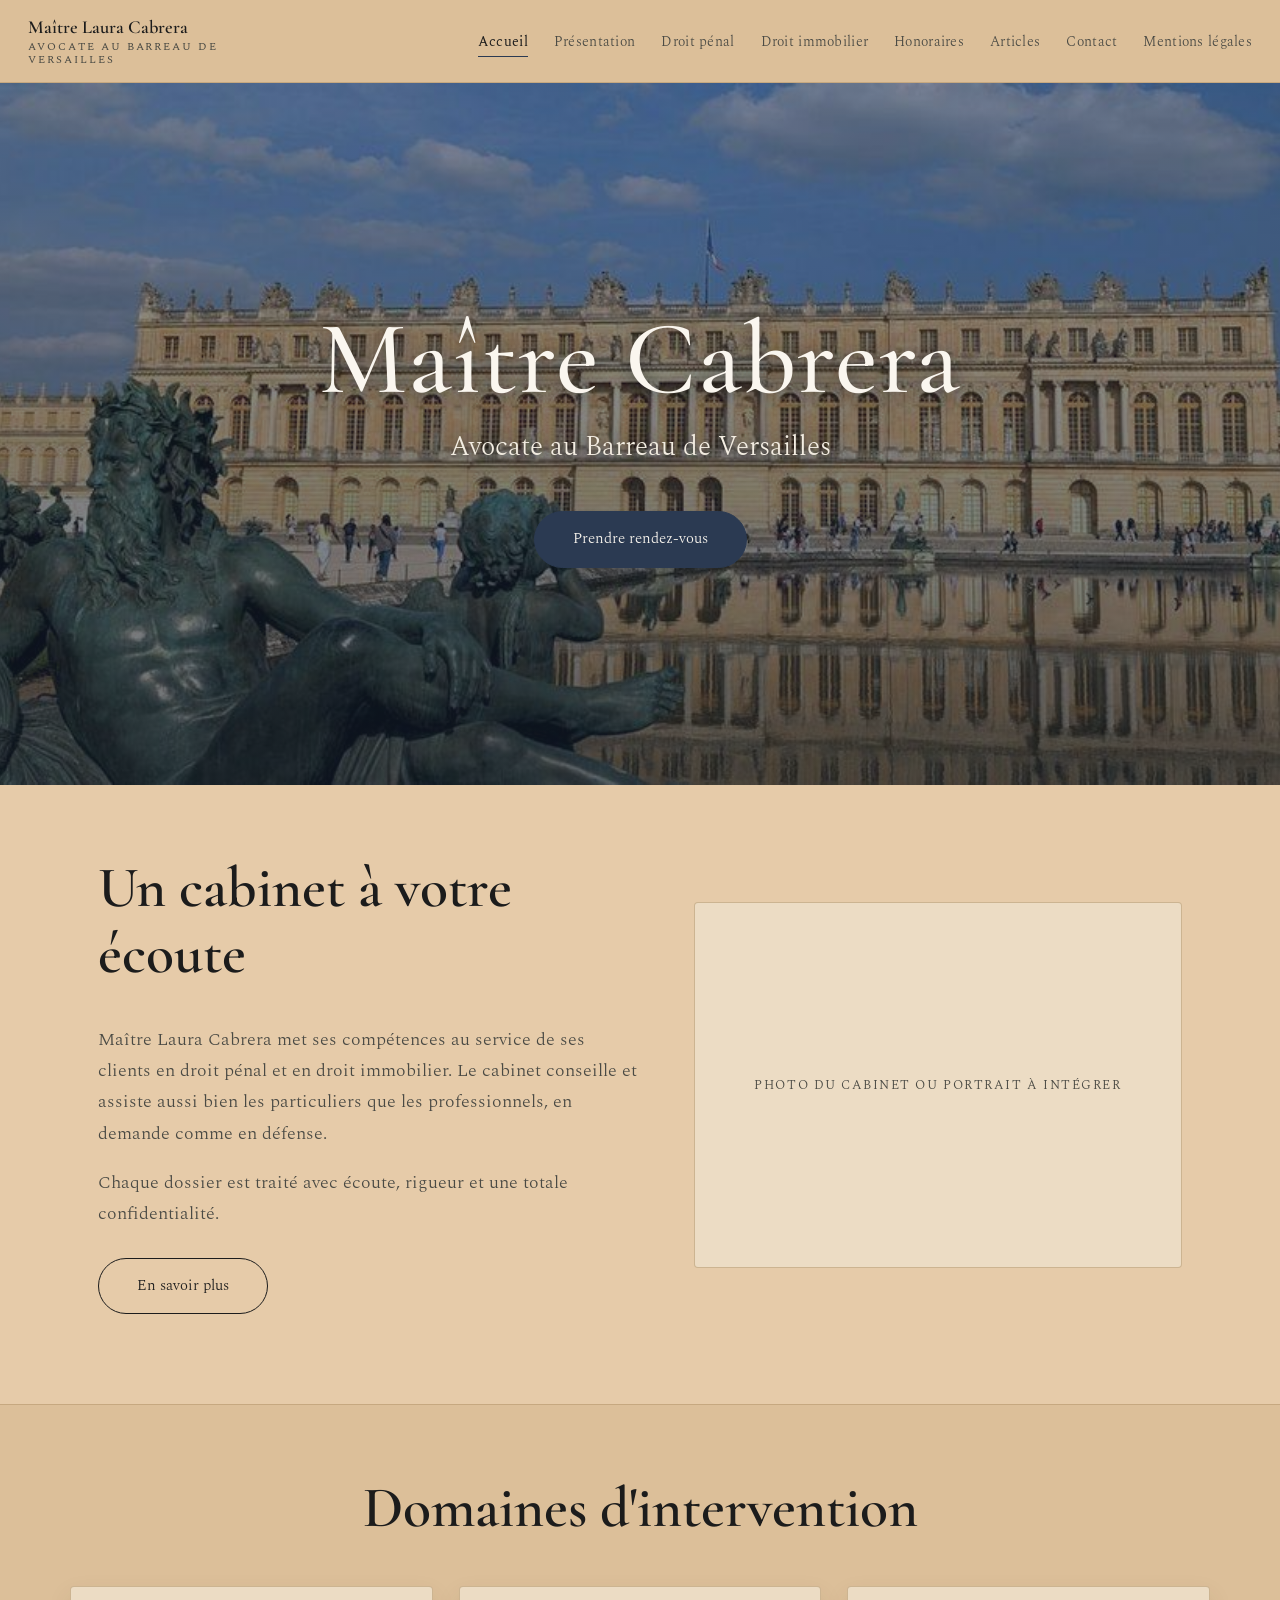
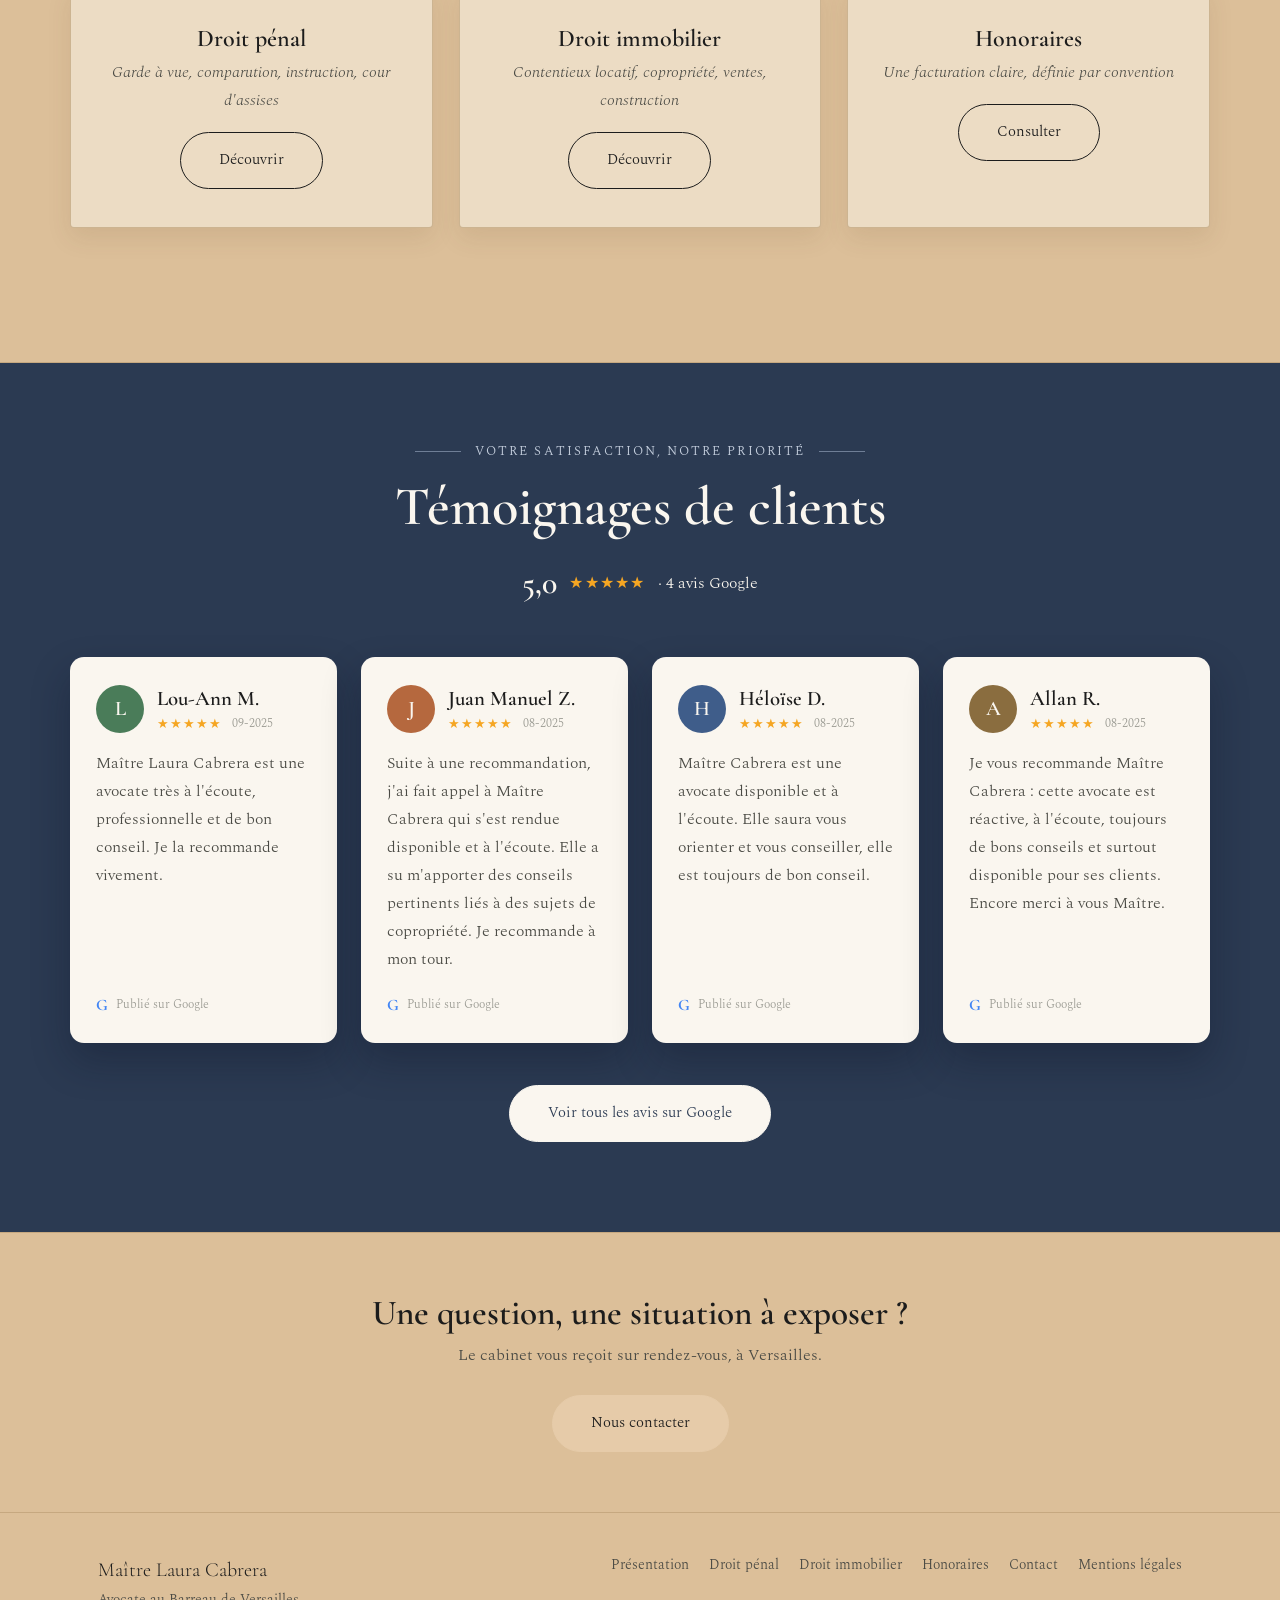
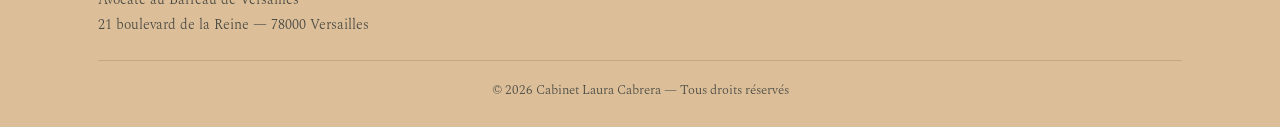
<file: index.html>
<!DOCTYPE html>
<html lang="fr">
<head>
<meta charset="UTF-8">
<meta name="viewport" content="width=device-width, initial-scale=1">
<title>Maître Laura Cabrera — Avocate au Barreau de Versailles</title>
<meta name="description" content="Maître Laura Cabrera, avocate au Barreau de Versailles, intervient en droit pénal et en droit immobilier. Cabinet situé 21 boulevard de la Reine, 78000 Versailles.">
<link rel="preconnect" href="https://fonts.googleapis.com">
<link rel="preconnect" href="https://fonts.gstatic.com" crossorigin>
<link href="https://fonts.googleapis.com/css2?family=Cormorant+Garamond:wght@400;500;600&family=Spectral:wght@300;400;500&display=swap" rel="stylesheet">
<link rel="stylesheet" href="style.css">
</head>
<body>

<header>
  <div class="nav-inner">
    <a class="logo" href="index.html">
      Maître Laura Cabrera
      <small>Avocate au Barreau de Versailles</small>
    </a>
    <nav>
      <button class="burger" aria-label="Ouvrir le menu" onclick="document.getElementById('menu').classList.toggle('open')">&#9776;</button>
      <ul id="menu">
        <li><a href="index.html" class="active">Accueil</a></li>
        <li><a href="presentation.html">Présentation</a></li>
        <li><a href="droit-penal.html">Droit pénal</a></li>
        <li><a href="droit-immobilier.html">Droit immobilier</a></li>
        <li><a href="honoraires.html">Honoraires</a></li>
        <li><a href="articles.html">Articles</a></li>
        <li><a href="contact.html">Contact</a></li>
        <li><a href="mentions-legales.html">Mentions légales</a></li>
      </ul>
    </nav>
  </div>
</header>

<section class="hero">
  <h1>Maître Cabrera</h1>
  <p class="sub">Avocate au Barreau de Versailles</p>
  <a class="btn btn-filled" href="contact.html">Prendre rendez-vous</a>
</section>

<section class="page">
  <div class="wrap">
    <div class="split text-first order-media-first">
      <div>
        <h2 class="page-title">Un cabinet à votre écoute</h2>
        <div class="lead">
          <p>Maître Laura Cabrera met ses compétences au service de ses clients en droit pénal et en droit immobilier. Le cabinet conseille et assiste aussi bien les particuliers que les professionnels, en demande comme en défense.</p>
          <p>Chaque dossier est traité avec écoute, rigueur et une totale confidentialité.</p>
        </div>
        <p style="margin-top:28px">
          <a class="btn" href="presentation.html">En savoir plus</a>
        </p>
      </div>
      <div class="media"><span>Photo du cabinet ou portrait à intégrer</span></div>
    </div>
  </div>
</section>

<section style="background:var(--sand-dark);border-top:1px solid var(--line);border-bottom:1px solid var(--line)">
  <div class="wrap page">
    <h2 class="page-title center">Domaines d'intervention</h2>
    <div class="cards">
      <div class="card">
        <h3>Droit pénal</h3>
        <em>Garde à vue, comparution, instruction, cour d'assises</em>
        <p style="margin-top:18px"><a class="btn" href="droit-penal.html">Découvrir</a></p>
      </div>
      <div class="card">
        <h3>Droit immobilier</h3>
        <em>Contentieux locatif, copropriété, ventes, construction</em>
        <p style="margin-top:18px"><a class="btn" href="droit-immobilier.html">Découvrir</a></p>
      </div>
      <div class="card">
        <h3>Honoraires</h3>
        <em>Une facturation claire, définie par convention</em>
        <p style="margin-top:18px"><a class="btn" href="honoraires.html">Consulter</a></p>
      </div>
    </div>
  </div>
</section>

<section class="reviews">
  <div class="wrap page">
    <div class="reviews-head">
      <div class="eyebrow">Votre satisfaction, notre priorité</div>
      <h2>Témoignages de clients</h2>
      <div class="rating">
        <span class="score">5,0</span>
        <span class="stars">★★★★★</span>
        <span>· 4 avis Google</span>
      </div>
    </div>
    <div class="review-cards">

      <article class="review">
        <div class="review-top">
          <span class="avatar c1">L</span>
          <span class="who">
            <span class="name">Lou-Ann M.</span>
            <span class="meta">
              <span class="stars">★★★★★</span>
              <span class="date">09-2025</span>
            </span>
          </span>
        </div>
        <p>Maître Laura Cabrera est une avocate très à l'écoute, professionnelle et de bon conseil. Je la recommande vivement.</p>
        <div class="gicon"><span class="badge">G</span> Publié sur Google</div>
      </article>

      <article class="review">
        <div class="review-top">
          <span class="avatar c2">J</span>
          <span class="who">
            <span class="name">Juan Manuel Z.</span>
            <span class="meta">
              <span class="stars">★★★★★</span>
              <span class="date">08-2025</span>
            </span>
          </span>
        </div>
        <p>Suite à une recommandation, j'ai fait appel à Maître Cabrera qui s'est rendue disponible et à l'écoute. Elle a su m'apporter des conseils pertinents liés à des sujets de copropriété. Je recommande à mon tour.</p>
        <div class="gicon"><span class="badge">G</span> Publié sur Google</div>
      </article>

      <article class="review">
        <div class="review-top">
          <span class="avatar c3">H</span>
          <span class="who">
            <span class="name">Héloïse D.</span>
            <span class="meta">
              <span class="stars">★★★★★</span>
              <span class="date">08-2025</span>
            </span>
          </span>
        </div>
        <p>Maître Cabrera est une avocate disponible et à l'écoute. Elle saura vous orienter et vous conseiller, elle est toujours de bon conseil.</p>
        <div class="gicon"><span class="badge">G</span> Publié sur Google</div>
      </article>

      <article class="review">
        <div class="review-top">
          <span class="avatar c4">A</span>
          <span class="who">
            <span class="name">Allan R.</span>
            <span class="meta">
              <span class="stars">★★★★★</span>
              <span class="date">08-2025</span>
            </span>
          </span>
        </div>
        <p>Je vous recommande Maître Cabrera : cette avocate est réactive, à l'écoute, toujours de bons conseils et surtout disponible pour ses clients. Encore merci à vous Maître.</p>
        <div class="gicon"><span class="badge">G</span> Publié sur Google</div>
      </article>

    </div>
    <div class="reviews-cta">
      <!-- Lien vers la fiche Google du cabinet — à remplacer par l'URL courte de la fiche -->
      <a class="btn" href="https://www.google.com/search?q=Ma%C3%AEtre+Laura+Cabrera+Avocate+Avis" target="_blank" rel="noopener">Voir tous les avis sur Google</a>
    </div>
  </div>
</section>

<section class="cta-band">
  <h2>Une question, une situation à exposer ?</h2>
  <p>Le cabinet vous reçoit sur rendez-vous, à Versailles.</p>
  <a class="btn btn-filled" style="background:var(--sand);color:var(--ink);border-color:var(--sand)" href="contact.html">Nous contacter</a>
</section>

<footer>
  <div class="wrap">
    <div class="footer-top">
      <div>
        <div class="fname">Maître Laura Cabrera</div>
        <div>Avocate au Barreau de Versailles</div>
        <div>21 boulevard de la Reine — 78000 Versailles</div>
      </div>
      <div class="footer-links">
        <a href="presentation.html">Présentation</a>
        <a href="droit-penal.html">Droit pénal</a>
        <a href="droit-immobilier.html">Droit immobilier</a>
        <a href="honoraires.html">Honoraires</a>
        <a href="contact.html">Contact</a>
        <a href="mentions-legales.html">Mentions légales</a>
      </div>
    </div>
    <div class="footer-bottom">© 2026 Cabinet Laura Cabrera — Tous droits réservés</div>
  </div>
</footer>

</body>
</html>
</file>
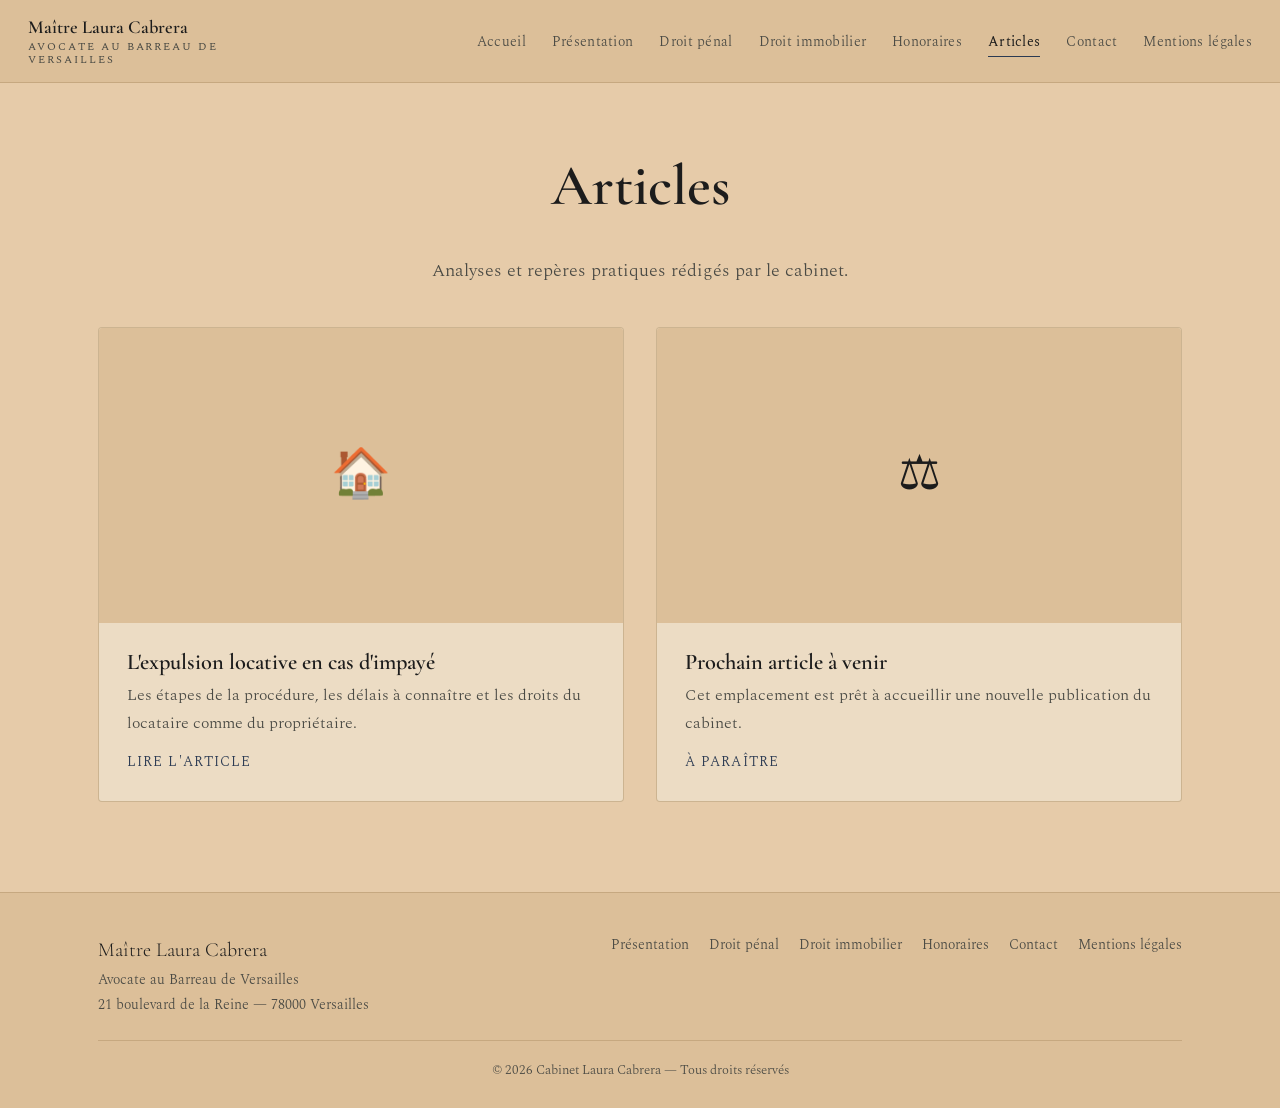
<file: articles.html>
<!DOCTYPE html>
<html lang="fr">
<head>
<meta charset="UTF-8">
<meta name="viewport" content="width=device-width, initial-scale=1">
<title>Articles — Maître Laura Cabrera, avocate à Versailles</title>
<meta name="description" content="Articles et analyses juridiques de Maître Laura Cabrera en droit pénal et droit immobilier.">
<link rel="preconnect" href="https://fonts.googleapis.com">
<link rel="preconnect" href="https://fonts.gstatic.com" crossorigin>
<link href="https://fonts.googleapis.com/css2?family=Cormorant+Garamond:wght@400;500;600&family=Spectral:wght@300;400;500&display=swap" rel="stylesheet">
<link rel="stylesheet" href="style.css">
</head>
<body>
<header>
  <div class="nav-inner">
    <a class="logo" href="index.html">
      Maître Laura Cabrera
      <small>Avocate au Barreau de Versailles</small>
    </a>
    <nav>
      <button class="burger" aria-label="Ouvrir le menu" onclick="document.getElementById('menu').classList.toggle('open')">&#9776;</button>
      <ul id="menu">
        <li><a href="index.html">Accueil</a></li>
        <li><a href="presentation.html">Présentation</a></li>
        <li><a href="droit-penal.html">Droit pénal</a></li>
        <li><a href="droit-immobilier.html">Droit immobilier</a></li>
        <li><a href="honoraires.html">Honoraires</a></li>
        <li><a href="articles.html" class="active">Articles</a></li>
        <li><a href="contact.html">Contact</a></li>
        <li><a href="mentions-legales.html">Mentions légales</a></li>
      </ul>
    </nav>
  </div>
</header>
<section class="page">
  <div class="wrap">
    <h1 class="page-title center">Articles</h1>
    <p class="lead" style="text-align:center;max-width:680px;margin:0 auto">Analyses et repères pratiques rédigés par le cabinet.</p>
    <div class="articles-grid">
      <a class="article-card" href="contact.html">
        <div class="article-thumb">&#127968;</div>
        <div class="body">
          <h3>L'expulsion locative en cas d'impayé</h3>
          <p>Les étapes de la procédure, les délais à connaître et les droits du locataire comme du propriétaire.</p>
          <div class="more">Lire l'article</div>
        </div>
      </a>
      <a class="article-card" href="contact.html">
        <div class="article-thumb">&#9878;</div>
        <div class="body">
          <h3>Prochain article à venir</h3>
          <p>Cet emplacement est prêt à accueillir une nouvelle publication du cabinet.</p>
          <div class="more">À paraître</div>
        </div>
      </a>
    </div>
  </div>
</section>
<footer>
  <div class="wrap">
    <div class="footer-top">
      <div>
        <div class="fname">Maître Laura Cabrera</div>
        <div>Avocate au Barreau de Versailles</div>
        <div>21 boulevard de la Reine — 78000 Versailles</div>
      </div>
      <div class="footer-links">
        <a href="presentation.html">Présentation</a>
        <a href="droit-penal.html">Droit pénal</a>
        <a href="droit-immobilier.html">Droit immobilier</a>
        <a href="honoraires.html">Honoraires</a>
        <a href="contact.html">Contact</a>
        <a href="mentions-legales.html">Mentions légales</a>
      </div>
    </div>
    <div class="footer-bottom">© 2026 Cabinet Laura Cabrera — Tous droits réservés</div>
  </div>
</footer>

</body>
</html>
</file>
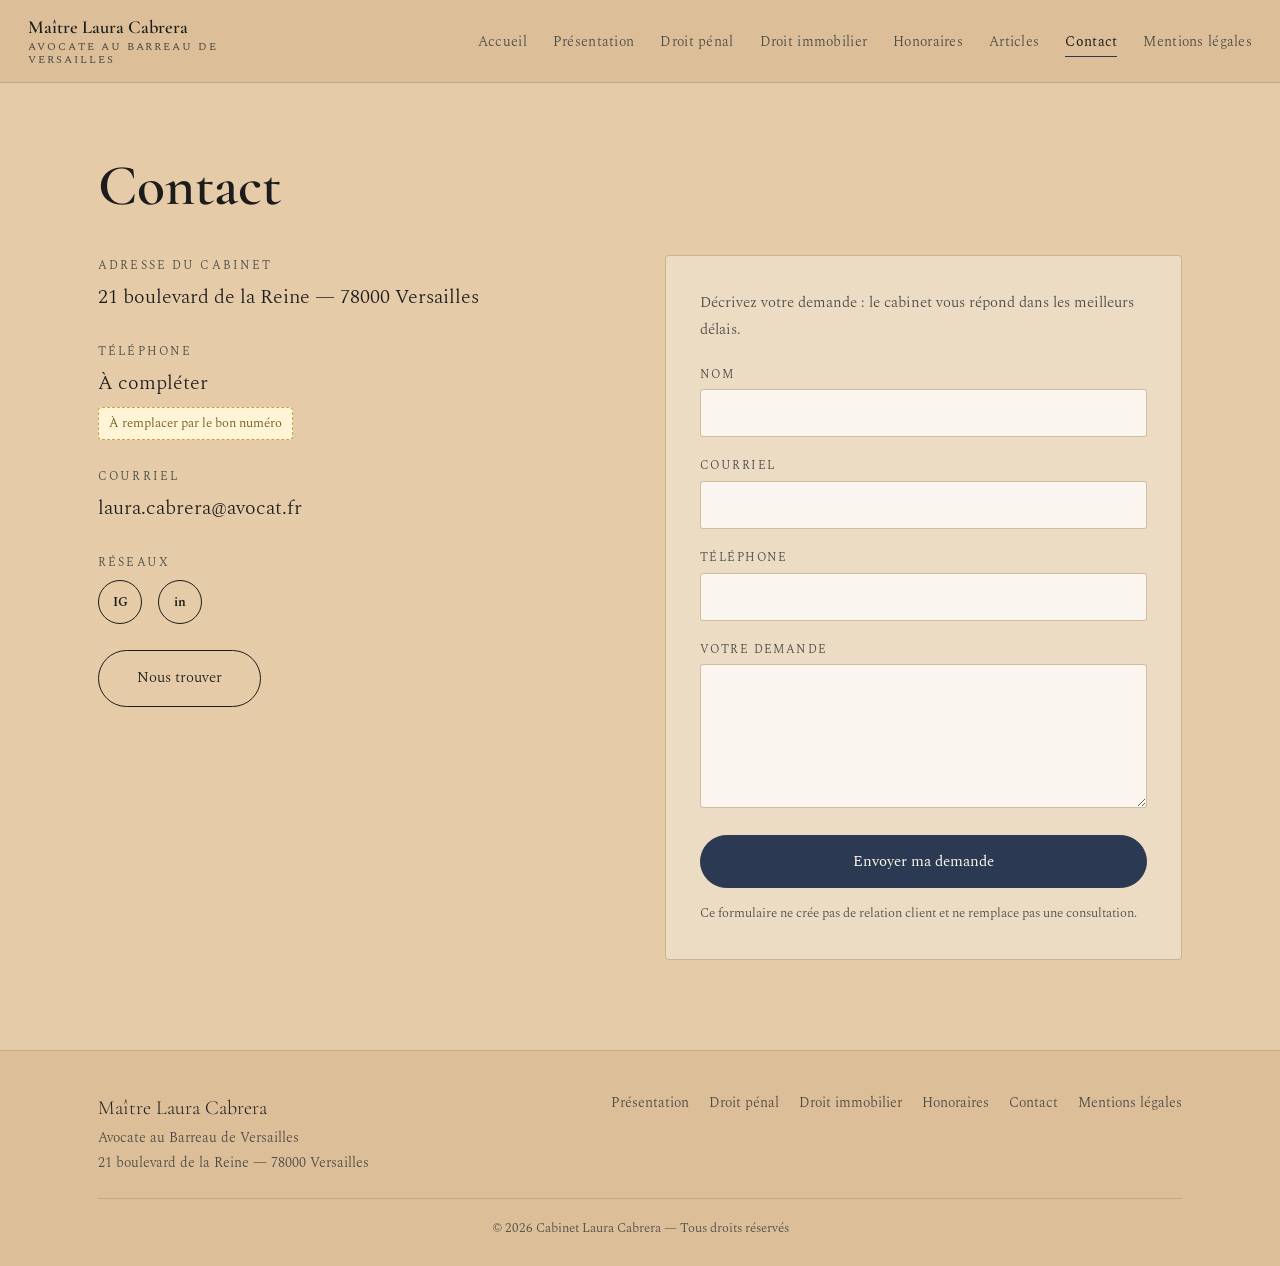
<file: contact.html>
<!DOCTYPE html>
<html lang="fr">
<head>
<meta charset="UTF-8">
<meta name="viewport" content="width=device-width, initial-scale=1">
<title>Contact — Maître Laura Cabrera, avocate à Versailles</title>
<meta name="description" content="Contactez le cabinet de Maître Laura Cabrera : 21 boulevard de la Reine, 78000 Versailles. Prise de rendez-vous par téléphone ou courriel.">
<link rel="preconnect" href="https://fonts.googleapis.com">
<link rel="preconnect" href="https://fonts.gstatic.com" crossorigin>
<link href="https://fonts.googleapis.com/css2?family=Cormorant+Garamond:wght@400;500;600&family=Spectral:wght@300;400;500&display=swap" rel="stylesheet">
<link rel="stylesheet" href="style.css">
</head>
<body>
<header>
  <div class="nav-inner">
    <a class="logo" href="index.html">
      Maître Laura Cabrera
      <small>Avocate au Barreau de Versailles</small>
    </a>
    <nav>
      <button class="burger" aria-label="Ouvrir le menu" onclick="document.getElementById('menu').classList.toggle('open')">&#9776;</button>
      <ul id="menu">
        <li><a href="index.html">Accueil</a></li>
        <li><a href="presentation.html">Présentation</a></li>
        <li><a href="droit-penal.html">Droit pénal</a></li>
        <li><a href="droit-immobilier.html">Droit immobilier</a></li>
        <li><a href="honoraires.html">Honoraires</a></li>
        <li><a href="articles.html">Articles</a></li>
        <li><a href="contact.html" class="active">Contact</a></li>
        <li><a href="mentions-legales.html">Mentions légales</a></li>
      </ul>
    </nav>
  </div>
</header>
<section class="page">
  <div class="wrap">
    <h1 class="page-title">Contact</h1>
    <div class="contact-grid">
      <div>
        <div class="contact-block">
          <div class="label">Adresse du cabinet</div>
          <div class="value">21 boulevard de la Reine — 78000 Versailles</div>
        </div>
        <div class="contact-block">
          <div class="label">Téléphone</div>
          <div class="value"><a href="tel:+33000000000">À compléter</a></div>
          <span class="placeholder-note">À remplacer par le bon numéro</span>
        </div>
        <div class="contact-block">
          <div class="label">Courriel</div>
          <div class="value"><a href="mailto:laura.cabrera@avocat.fr">laura.cabrera@avocat.fr</a></div>
        </div>
        <div class="contact-block">
          <div class="label">Réseaux</div>
          <div class="socials">
            <a href="#" aria-label="Instagram">IG</a>
            <a href="#" aria-label="LinkedIn">in</a>
          </div>
        </div>
        <p style="margin-top:24px">
          <a class="btn" href="https://maps.google.com/?q=21+boulevard+de+la+Reine+78000+Versailles" target="_blank" rel="noopener">Nous trouver</a>
        </p>
      </div>
      <div class="form">
        <p style="margin-bottom:20px;color:var(--ink-soft);font-size:.95rem">
          Décrivez votre demande : le cabinet vous répond dans les meilleurs délais.
        </p>
        <label for="nom">Nom</label>
        <input type="text" id="nom" name="nom">
        <label for="email">Courriel</label>
        <input type="email" id="email" name="email">
        <label for="tel">Téléphone</label>
        <input type="tel" id="tel" name="tel">
        <label for="msg">Votre demande</label>
        <textarea id="msg" name="msg" rows="5"></textarea>
        <button type="button" class="btn btn-filled" style="width:100%">Envoyer ma demande</button>
        <p style="margin-top:14px;font-size:.8rem;color:var(--ink-soft)">
          Ce formulaire ne crée pas de relation client et ne remplace pas une consultation.
        </p>
      </div>
    </div>
  </div>
</section>
<footer>
  <div class="wrap">
    <div class="footer-top">
      <div>
        <div class="fname">Maître Laura Cabrera</div>
        <div>Avocate au Barreau de Versailles</div>
        <div>21 boulevard de la Reine — 78000 Versailles</div>
      </div>
      <div class="footer-links">
        <a href="presentation.html">Présentation</a>
        <a href="droit-penal.html">Droit pénal</a>
        <a href="droit-immobilier.html">Droit immobilier</a>
        <a href="honoraires.html">Honoraires</a>
        <a href="contact.html">Contact</a>
        <a href="mentions-legales.html">Mentions légales</a>
      </div>
    </div>
    <div class="footer-bottom">© 2026 Cabinet Laura Cabrera — Tous droits réservés</div>
  </div>
</footer>

</body>
</html>
</file>
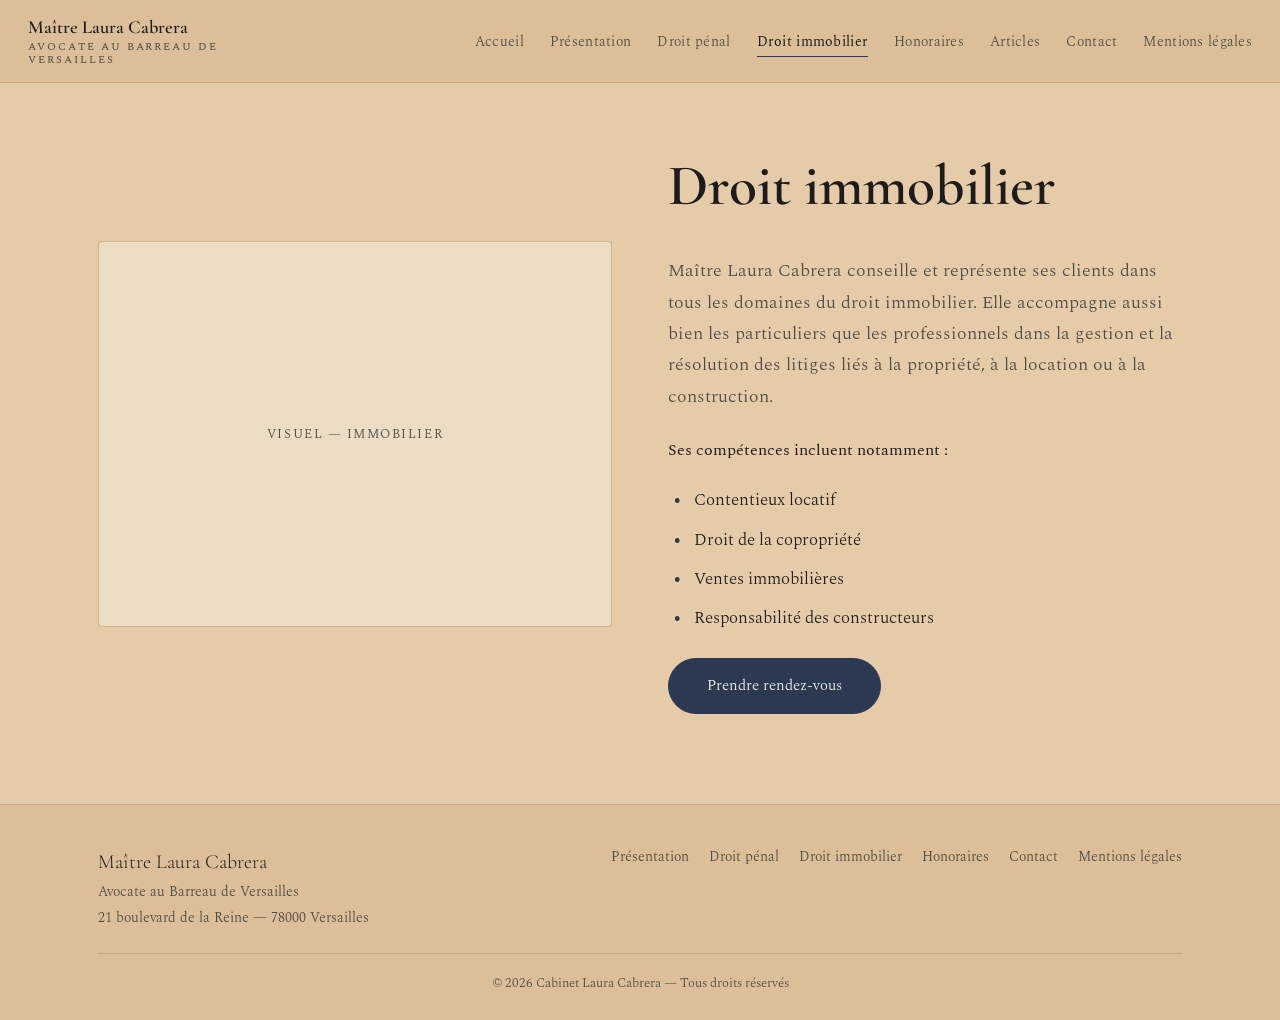
<file: droit-immobilier.html>
<!DOCTYPE html>
<html lang="fr">
<head>
<meta charset="UTF-8">
<meta name="viewport" content="width=device-width, initial-scale=1">
<title>Droit immobilier — Maître Laura Cabrera, avocate à Versailles</title>
<meta name="description" content="Conseil et représentation en droit immobilier : contentieux locatif, droit de la copropriété, ventes immobilières, responsabilité des constructeurs.">
<link rel="preconnect" href="https://fonts.googleapis.com">
<link rel="preconnect" href="https://fonts.gstatic.com" crossorigin>
<link href="https://fonts.googleapis.com/css2?family=Cormorant+Garamond:wght@400;500;600&family=Spectral:wght@300;400;500&display=swap" rel="stylesheet">
<link rel="stylesheet" href="style.css">
</head>
<body>
<header>
  <div class="nav-inner">
    <a class="logo" href="index.html">
      Maître Laura Cabrera
      <small>Avocate au Barreau de Versailles</small>
    </a>
    <nav>
      <button class="burger" aria-label="Ouvrir le menu" onclick="document.getElementById('menu').classList.toggle('open')">&#9776;</button>
      <ul id="menu">
        <li><a href="index.html">Accueil</a></li>
        <li><a href="presentation.html">Présentation</a></li>
        <li><a href="droit-penal.html">Droit pénal</a></li>
        <li><a href="droit-immobilier.html" class="active">Droit immobilier</a></li>
        <li><a href="honoraires.html">Honoraires</a></li>
        <li><a href="articles.html">Articles</a></li>
        <li><a href="contact.html">Contact</a></li>
        <li><a href="mentions-legales.html">Mentions légales</a></li>
      </ul>
    </nav>
  </div>
</header>
<section class="page">
  <div class="wrap">
    <div class="split order-media-first">
      <div class="media"><span>Visuel — Immobilier</span></div>
      <div>
        <h1 class="page-title">Droit immobilier</h1>
        <div class="lead">
          <p>Maître Laura Cabrera conseille et représente ses clients dans tous les domaines du droit immobilier. Elle accompagne aussi bien les particuliers que les professionnels dans la gestion et la résolution des litiges liés à la propriété, à la location ou à la construction.</p>
        </div>
        <p class="intro-list" style="margin-top:24px">Ses compétences incluent notamment :</p>
        <ul class="checklist">
          <li>Contentieux locatif</li>
          <li>Droit de la copropriété</li>
          <li>Ventes immobilières</li>
          <li>Responsabilité des constructeurs</li>
        </ul>
        <p style="margin-top:24px"><a class="btn btn-filled" href="contact.html">Prendre rendez-vous</a></p>
      </div>
    </div>
  </div>
</section>
<footer>
  <div class="wrap">
    <div class="footer-top">
      <div>
        <div class="fname">Maître Laura Cabrera</div>
        <div>Avocate au Barreau de Versailles</div>
        <div>21 boulevard de la Reine — 78000 Versailles</div>
      </div>
      <div class="footer-links">
        <a href="presentation.html">Présentation</a>
        <a href="droit-penal.html">Droit pénal</a>
        <a href="droit-immobilier.html">Droit immobilier</a>
        <a href="honoraires.html">Honoraires</a>
        <a href="contact.html">Contact</a>
        <a href="mentions-legales.html">Mentions légales</a>
      </div>
    </div>
    <div class="footer-bottom">© 2026 Cabinet Laura Cabrera — Tous droits réservés</div>
  </div>
</footer>

</body>
</html>
</file>
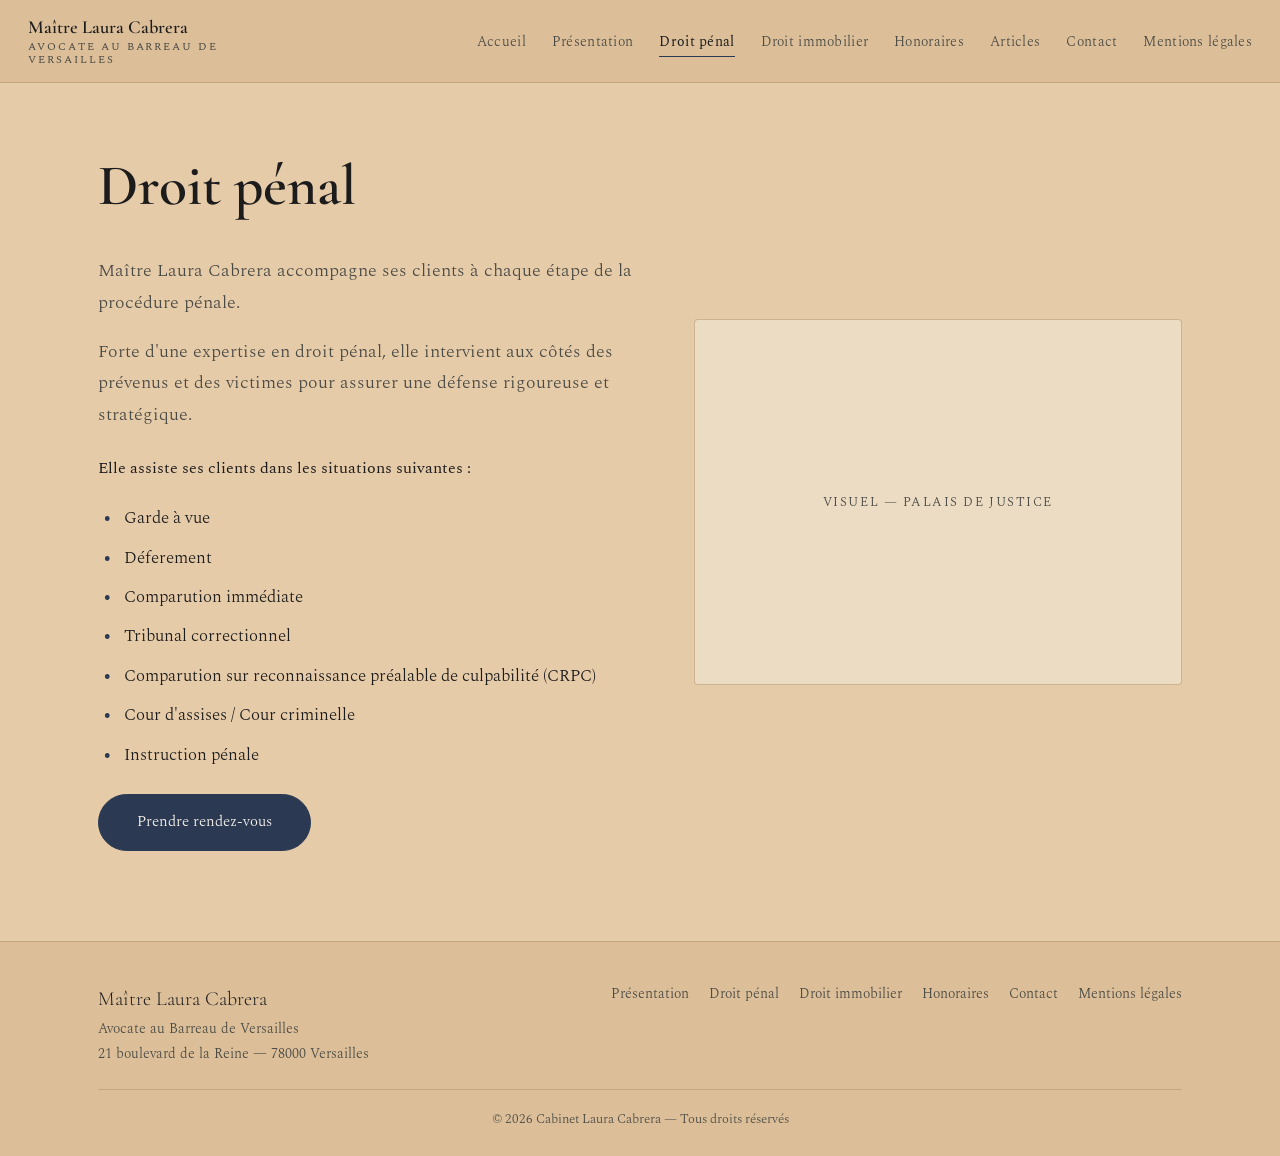
<file: droit-penal.html>
<!DOCTYPE html>
<html lang="fr">
<head>
<meta charset="UTF-8">
<meta name="viewport" content="width=device-width, initial-scale=1">
<title>Droit pénal — Maître Laura Cabrera, avocate à Versailles</title>
<meta name="description" content="Défense pénale à chaque étape de la procédure : garde à vue, déferement, comparution immédiate, tribunal correctionnel, CRPC, cour d'assises, instruction.">
<link rel="preconnect" href="https://fonts.googleapis.com">
<link rel="preconnect" href="https://fonts.gstatic.com" crossorigin>
<link href="https://fonts.googleapis.com/css2?family=Cormorant+Garamond:wght@400;500;600&family=Spectral:wght@300;400;500&display=swap" rel="stylesheet">
<link rel="stylesheet" href="style.css">
</head>
<body>
<header>
  <div class="nav-inner">
    <a class="logo" href="index.html">
      Maître Laura Cabrera
      <small>Avocate au Barreau de Versailles</small>
    </a>
    <nav>
      <button class="burger" aria-label="Ouvrir le menu" onclick="document.getElementById('menu').classList.toggle('open')">&#9776;</button>
      <ul id="menu">
        <li><a href="index.html">Accueil</a></li>
        <li><a href="presentation.html">Présentation</a></li>
        <li><a href="droit-penal.html" class="active">Droit pénal</a></li>
        <li><a href="droit-immobilier.html">Droit immobilier</a></li>
        <li><a href="honoraires.html">Honoraires</a></li>
        <li><a href="articles.html">Articles</a></li>
        <li><a href="contact.html">Contact</a></li>
        <li><a href="mentions-legales.html">Mentions légales</a></li>
      </ul>
    </nav>
  </div>
</header>
<section class="page">
  <div class="wrap">
    <div class="split text-first">
      <div>
        <h1 class="page-title">Droit pénal</h1>
        <div class="lead">
          <p>Maître Laura Cabrera accompagne ses clients à chaque étape de la procédure pénale.</p>
          <p>Forte d'une expertise en droit pénal, elle intervient aux côtés des prévenus et des victimes pour assurer une défense rigoureuse et stratégique.</p>
        </div>
        <p class="intro-list" style="margin-top:24px">Elle assiste ses clients dans les situations suivantes :</p>
        <ul class="checklist">
          <li>Garde à vue</li>
          <li>Déferement</li>
          <li>Comparution immédiate</li>
          <li>Tribunal correctionnel</li>
          <li>Comparution sur reconnaissance préalable de culpabilité (CRPC)</li>
          <li>Cour d'assises / Cour criminelle</li>
          <li>Instruction pénale</li>
        </ul>
        <p style="margin-top:24px"><a class="btn btn-filled" href="contact.html">Prendre rendez-vous</a></p>
      </div>
      <div class="media"><span>Visuel — Palais de justice</span></div>
    </div>
  </div>
</section>
<footer>
  <div class="wrap">
    <div class="footer-top">
      <div>
        <div class="fname">Maître Laura Cabrera</div>
        <div>Avocate au Barreau de Versailles</div>
        <div>21 boulevard de la Reine — 78000 Versailles</div>
      </div>
      <div class="footer-links">
        <a href="presentation.html">Présentation</a>
        <a href="droit-penal.html">Droit pénal</a>
        <a href="droit-immobilier.html">Droit immobilier</a>
        <a href="honoraires.html">Honoraires</a>
        <a href="contact.html">Contact</a>
        <a href="mentions-legales.html">Mentions légales</a>
      </div>
    </div>
    <div class="footer-bottom">© 2026 Cabinet Laura Cabrera — Tous droits réservés</div>
  </div>
</footer>

</body>
</html>
</file>
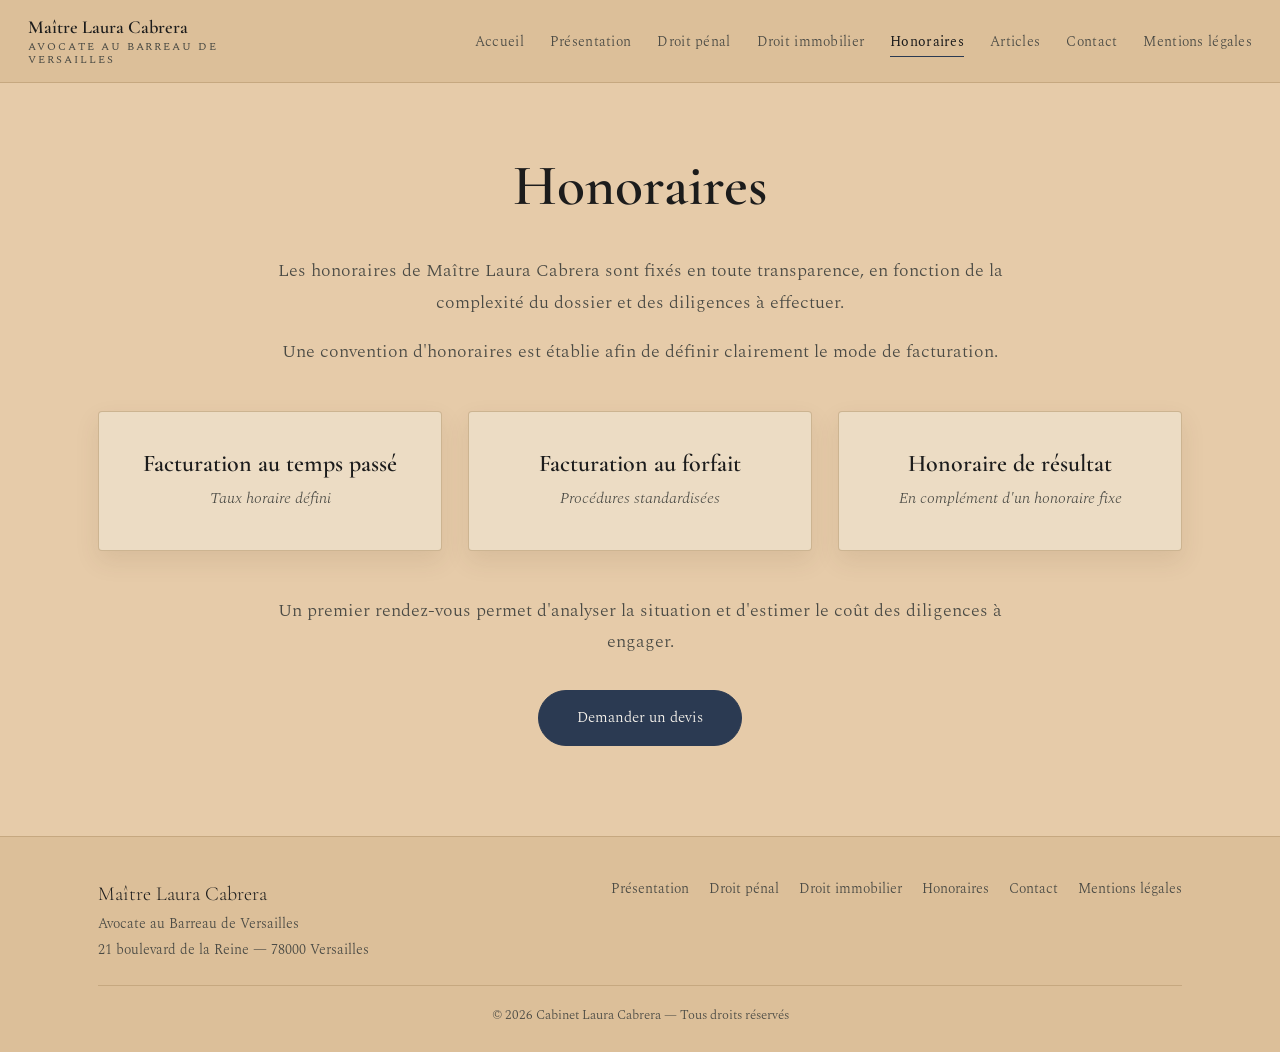
<file: honoraires.html>
<!DOCTYPE html>
<html lang="fr">
<head>
<meta charset="UTF-8">
<meta name="viewport" content="width=device-width, initial-scale=1">
<title>Honoraires — Maître Laura Cabrera, avocate à Versailles</title>
<meta name="description" content="Les honoraires du cabinet sont fixés en toute transparence par convention : facturation au temps passé, au forfait ou honoraire de résultat.">
<link rel="preconnect" href="https://fonts.googleapis.com">
<link rel="preconnect" href="https://fonts.gstatic.com" crossorigin>
<link href="https://fonts.googleapis.com/css2?family=Cormorant+Garamond:wght@400;500;600&family=Spectral:wght@300;400;500&display=swap" rel="stylesheet">
<link rel="stylesheet" href="style.css">
</head>
<body>
<header>
  <div class="nav-inner">
    <a class="logo" href="index.html">
      Maître Laura Cabrera
      <small>Avocate au Barreau de Versailles</small>
    </a>
    <nav>
      <button class="burger" aria-label="Ouvrir le menu" onclick="document.getElementById('menu').classList.toggle('open')">&#9776;</button>
      <ul id="menu">
        <li><a href="index.html">Accueil</a></li>
        <li><a href="presentation.html">Présentation</a></li>
        <li><a href="droit-penal.html">Droit pénal</a></li>
        <li><a href="droit-immobilier.html">Droit immobilier</a></li>
        <li><a href="honoraires.html" class="active">Honoraires</a></li>
        <li><a href="articles.html">Articles</a></li>
        <li><a href="contact.html">Contact</a></li>
        <li><a href="mentions-legales.html">Mentions légales</a></li>
      </ul>
    </nav>
  </div>
</header>
<section class="page">
  <div class="wrap">
    <h1 class="page-title center">Honoraires</h1>
    <div class="lead" style="text-align:center;max-width:760px;margin:0 auto">
      <p>Les honoraires de Maître Laura Cabrera sont fixés en toute transparence, en fonction de la complexité du dossier et des diligences à effectuer.</p>
      <p>Une convention d'honoraires est établie afin de définir clairement le mode de facturation.</p>
    </div>
    <div class="cards">
      <div class="card">
        <h3>Facturation au temps passé</h3>
        <em>Taux horaire défini</em>
      </div>
      <div class="card">
        <h3>Facturation au forfait</h3>
        <em>Procédures standardisées</em>
      </div>
      <div class="card">
        <h3>Honoraire de résultat</h3>
        <em>En complément d'un honoraire fixe</em>
      </div>
    </div>
    <div class="lead" style="text-align:center;max-width:760px;margin:0 auto">
      <p>Un premier rendez-vous permet d'analyser la situation et d'estimer le coût des diligences à engager.</p>
    </div>
    <p style="text-align:center;margin-top:32px"><a class="btn btn-filled" href="contact.html">Demander un devis</a></p>
  </div>
</section>
<footer>
  <div class="wrap">
    <div class="footer-top">
      <div>
        <div class="fname">Maître Laura Cabrera</div>
        <div>Avocate au Barreau de Versailles</div>
        <div>21 boulevard de la Reine — 78000 Versailles</div>
      </div>
      <div class="footer-links">
        <a href="presentation.html">Présentation</a>
        <a href="droit-penal.html">Droit pénal</a>
        <a href="droit-immobilier.html">Droit immobilier</a>
        <a href="honoraires.html">Honoraires</a>
        <a href="contact.html">Contact</a>
        <a href="mentions-legales.html">Mentions légales</a>
      </div>
    </div>
    <div class="footer-bottom">© 2026 Cabinet Laura Cabrera — Tous droits réservés</div>
  </div>
</footer>

</body>
</html>
</file>
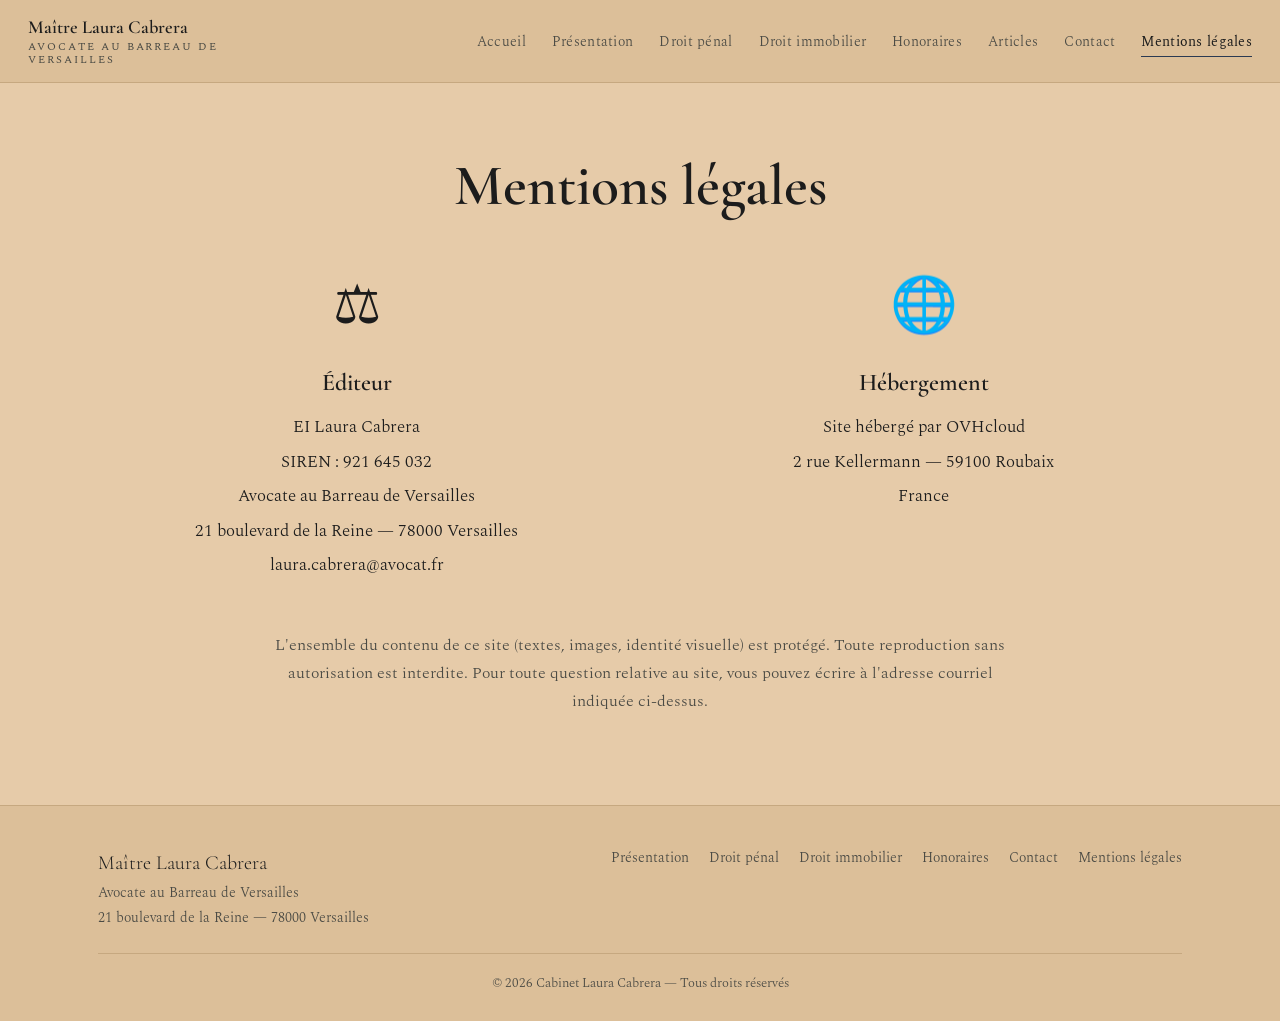
<file: mentions-legales.html>
<!DOCTYPE html>
<html lang="fr">
<head>
<meta charset="UTF-8">
<meta name="viewport" content="width=device-width, initial-scale=1">
<title>Mentions légales — Maître Laura Cabrera, avocate à Versailles</title>
<meta name="description" content="Mentions légales du site du cabinet de Maître Laura Cabrera, avocate au Barreau de Versailles.">
<link rel="preconnect" href="https://fonts.googleapis.com">
<link rel="preconnect" href="https://fonts.gstatic.com" crossorigin>
<link href="https://fonts.googleapis.com/css2?family=Cormorant+Garamond:wght@400;500;600&family=Spectral:wght@300;400;500&display=swap" rel="stylesheet">
<link rel="stylesheet" href="style.css">
</head>
<body>
<header>
  <div class="nav-inner">
    <a class="logo" href="index.html">
      Maître Laura Cabrera
      <small>Avocate au Barreau de Versailles</small>
    </a>
    <nav>
      <button class="burger" aria-label="Ouvrir le menu" onclick="document.getElementById('menu').classList.toggle('open')">&#9776;</button>
      <ul id="menu">
        <li><a href="index.html">Accueil</a></li>
        <li><a href="presentation.html">Présentation</a></li>
        <li><a href="droit-penal.html">Droit pénal</a></li>
        <li><a href="droit-immobilier.html">Droit immobilier</a></li>
        <li><a href="honoraires.html">Honoraires</a></li>
        <li><a href="articles.html">Articles</a></li>
        <li><a href="contact.html">Contact</a></li>
        <li><a href="mentions-legales.html" class="active">Mentions légales</a></li>
      </ul>
    </nav>
  </div>
</header>
<section class="page">
  <div class="wrap">
    <h1 class="page-title center">Mentions légales</h1>
    <div class="legal-grid">
      <div class="legal-col">
        <div class="crest">&#9878;</div>
        <h3>Éditeur</h3>
        <p>
          EI Laura Cabrera<br>
          SIREN : 921&nbsp;645&nbsp;032<br>
          Avocate au Barreau de Versailles<br>
          21 boulevard de la Reine — 78000 Versailles<br>
          laura.cabrera@avocat.fr
        </p>
      </div>
      <div class="legal-col">
        <div class="crest">&#127760;</div>
        <h3>Hébergement</h3>
        <p>
          Site hébergé par OVHcloud<br>
          2 rue Kellermann — 59100 Roubaix<br>
          France
        </p>
      </div>
    </div>
    <div class="lead" style="max-width:760px;margin:48px auto 0;text-align:center;font-size:1rem">
      <p>L'ensemble du contenu de ce site (textes, images, identité visuelle) est protégé. Toute reproduction sans autorisation est interdite. Pour toute question relative au site, vous pouvez écrire à l'adresse courriel indiquée ci-dessus.</p>
    </div>
  </div>
</section>
<footer>
  <div class="wrap">
    <div class="footer-top">
      <div>
        <div class="fname">Maître Laura Cabrera</div>
        <div>Avocate au Barreau de Versailles</div>
        <div>21 boulevard de la Reine — 78000 Versailles</div>
      </div>
      <div class="footer-links">
        <a href="presentation.html">Présentation</a>
        <a href="droit-penal.html">Droit pénal</a>
        <a href="droit-immobilier.html">Droit immobilier</a>
        <a href="honoraires.html">Honoraires</a>
        <a href="contact.html">Contact</a>
        <a href="mentions-legales.html">Mentions légales</a>
      </div>
    </div>
    <div class="footer-bottom">© 2026 Cabinet Laura Cabrera — Tous droits réservés</div>
  </div>
</footer>

</body>
</html>
</file>
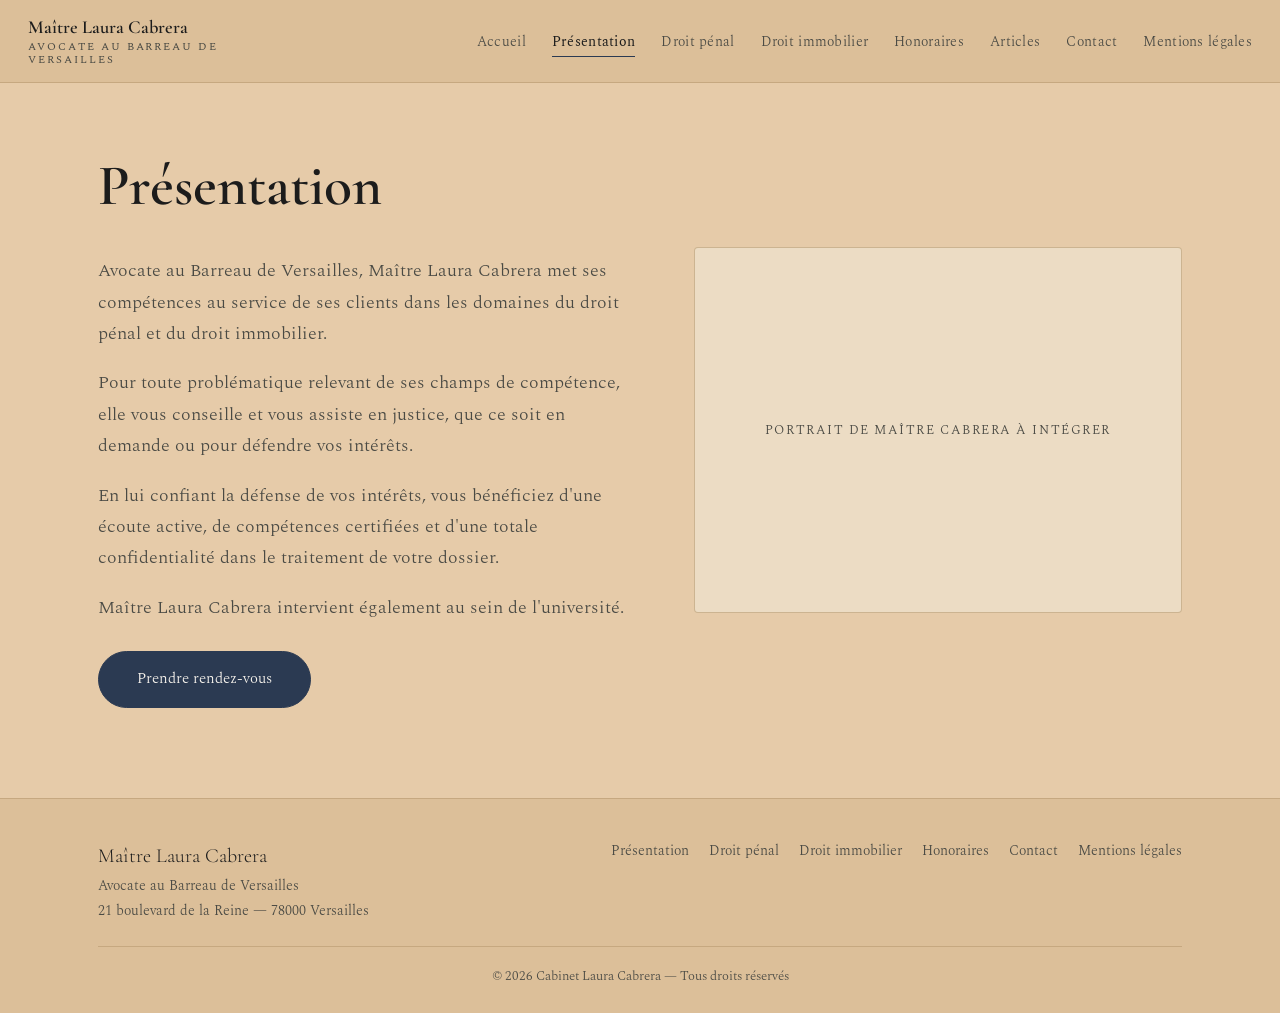
<file: presentation.html>
<!DOCTYPE html>
<html lang="fr">
<head>
<meta charset="UTF-8">
<meta name="viewport" content="width=device-width, initial-scale=1">
<title>Présentation — Maître Laura Cabrera, avocate à Versailles</title>
<meta name="description" content="Maître Laura Cabrera, avocate au Barreau de Versailles en droit pénal et droit immobilier. Écoute active, compétences certifiées et confidentialité.">
<link rel="preconnect" href="https://fonts.googleapis.com">
<link rel="preconnect" href="https://fonts.gstatic.com" crossorigin>
<link href="https://fonts.googleapis.com/css2?family=Cormorant+Garamond:wght@400;500;600&family=Spectral:wght@300;400;500&display=swap" rel="stylesheet">
<link rel="stylesheet" href="style.css">
</head>
<body>
<header>
  <div class="nav-inner">
    <a class="logo" href="index.html">
      Maître Laura Cabrera
      <small>Avocate au Barreau de Versailles</small>
    </a>
    <nav>
      <button class="burger" aria-label="Ouvrir le menu" onclick="document.getElementById('menu').classList.toggle('open')">&#9776;</button>
      <ul id="menu">
        <li><a href="index.html">Accueil</a></li>
        <li><a href="presentation.html" class="active">Présentation</a></li>
        <li><a href="droit-penal.html">Droit pénal</a></li>
        <li><a href="droit-immobilier.html">Droit immobilier</a></li>
        <li><a href="honoraires.html">Honoraires</a></li>
        <li><a href="articles.html">Articles</a></li>
        <li><a href="contact.html">Contact</a></li>
        <li><a href="mentions-legales.html">Mentions légales</a></li>
      </ul>
    </nav>
  </div>
</header>
<section class="page">
  <div class="wrap">
    <div class="split text-first">
      <div>
        <h1 class="page-title">Présentation</h1>
        <div class="lead">
          <p>Avocate au Barreau de Versailles, Maître Laura Cabrera met ses compétences au service de ses clients dans les domaines du droit pénal et du droit immobilier.</p>
          <p>Pour toute problématique relevant de ses champs de compétence, elle vous conseille et vous assiste en justice, que ce soit en demande ou pour défendre vos intérêts.</p>
          <p>En lui confiant la défense de vos intérêts, vous bénéficiez d'une écoute active, de compétences certifiées et d'une totale confidentialité dans le traitement de votre dossier.</p>
          <p>Maître Laura Cabrera intervient également au sein de l'université.</p>
        </div>
        <p style="margin-top:28px"><a class="btn btn-filled" href="contact.html">Prendre rendez-vous</a></p>
      </div>
      <div class="media"><span>Portrait de Maître Cabrera à intégrer</span></div>
    </div>
  </div>
</section>
<footer>
  <div class="wrap">
    <div class="footer-top">
      <div>
        <div class="fname">Maître Laura Cabrera</div>
        <div>Avocate au Barreau de Versailles</div>
        <div>21 boulevard de la Reine — 78000 Versailles</div>
      </div>
      <div class="footer-links">
        <a href="presentation.html">Présentation</a>
        <a href="droit-penal.html">Droit pénal</a>
        <a href="droit-immobilier.html">Droit immobilier</a>
        <a href="honoraires.html">Honoraires</a>
        <a href="contact.html">Contact</a>
        <a href="mentions-legales.html">Mentions légales</a>
      </div>
    </div>
    <div class="footer-bottom">© 2026 Cabinet Laura Cabrera — Tous droits réservés</div>
  </div>
</footer>

</body>
</html>
</file>
<file: style.css>
/* ===========================================================
   Cabinet Maître Laura Cabrera — feuille de style partagée
   Reprise de la charte du site existant : fond sable, texte
   anthracite, boutons "pilule" à contour fin.
   =========================================================== */

:root {
  --sand:        #e6cba9;   /* fond principal */
  --sand-dark:   #dcbf99;   /* bandeau / cartes */
  --sand-soft:   #ecdcc4;   /* cartes claires */
  --ink:         #1c1c1c;   /* texte principal */
  --ink-soft:    #4a4a44;   /* texte secondaire */
  --line:        #b8997099; /* filets */
  --accent:      #2b3a52;   /* bleu nuit, rappel "barreau" */
  --white:       #faf6ef;
}

* { margin: 0; padding: 0; box-sizing: border-box; }
html { scroll-behavior: smooth; }

body {
  font-family: 'Spectral', Georgia, 'Times New Roman', serif;
  background: var(--sand);
  color: var(--ink);
  line-height: 1.75;
  font-weight: 300;
  -webkit-font-smoothing: antialiased;
}

h1, h2, h3 {
  font-family: 'Cormorant Garamond', Georgia, serif;
  font-weight: 600;
  line-height: 1.15;
  color: var(--ink);
}

a { color: inherit; }
img { max-width: 100%; display: block; }

.wrap { max-width: 1140px; margin: 0 auto; padding: 0 28px; }

/* ---------- En-tête / navigation ---------- */
header {
  background: var(--sand-dark);
  border-bottom: 1px solid var(--line);
  position: sticky; top: 0; z-index: 100;
}
.nav-inner {
  display: flex; align-items: center; justify-content: space-between;
  padding: 16px 28px; max-width: 1280px; margin: 0 auto;
}
.logo {
  font-family: 'Cormorant Garamond', serif;
  font-weight: 600; font-size: 1.15rem;
  text-decoration: none; color: var(--ink);
  line-height: 1.2; max-width: 240px;
}
.logo small {
  display: block; font-family: 'Spectral', serif;
  font-size: .68rem; letter-spacing: .18em;
  text-transform: uppercase; color: var(--ink-soft);
  font-weight: 400; margin-top: 2px;
}
nav ul { list-style: none; display: flex; gap: 26px; align-items: center; }
nav a {
  text-decoration: none; color: var(--ink-soft);
  font-size: .9rem; letter-spacing: .02em;
  padding-bottom: 3px; border-bottom: 1.5px solid transparent;
  transition: color .2s, border-color .2s;
}
nav a:hover { color: var(--ink); }
nav a.active { color: var(--ink); font-weight: 400; border-color: var(--accent); }

.burger {
  display: none; background: none; border: 0;
  font-size: 1.6rem; cursor: pointer; color: var(--ink);
}

/* ---------- Boutons ---------- */
.btn {
  display: inline-block; text-decoration: none;
  font-family: 'Spectral', serif; font-size: .95rem;
  padding: 14px 38px; border-radius: 999px;
  border: 1.5px solid var(--ink); color: var(--ink);
  background: transparent; cursor: pointer;
  transition: background .2s, color .2s;
}
.btn:hover { background: var(--ink); color: var(--sand); }
.btn-filled { background: var(--accent); border-color: var(--accent); color: var(--white); }
.btn-filled:hover { background: var(--ink); border-color: var(--ink); }

/* ---------- Hero d'accueil ---------- */
.hero {
  position: relative; min-height: 78vh;
  display: flex; flex-direction: column;
  align-items: center; justify-content: center;
  text-align: center; color: var(--white);
  padding: 80px 20px;
  background-image:
    linear-gradient(180deg, rgba(20,30,48,.42), rgba(20,30,48,.62)),
    url("[data-uri]");
  background-size: cover;
  background-position: center 38%;
  background-repeat: no-repeat;
  background-color: #2b3a52; /* repli si l'image ne charge pas */
}
.hero h1, .hero .sub {
  text-shadow: 0 2px 18px rgba(10,16,28,.55);
}
.hero h1 {
  color: var(--white); font-size: clamp(3rem, 9vw, 6.5rem);
  font-weight: 500; letter-spacing: .01em;
}
.hero .sub {
  font-size: clamp(1.1rem, 2.6vw, 1.7rem);
  font-weight: 300; margin: 4px 0 40px; color: #f3ede2;
}

/* ---------- Sections de page intérieure ---------- */
.page { padding: 70px 0 90px; }
.page-title {
  font-size: clamp(2.4rem, 5vw, 3.6rem);
  margin-bottom: 36px;
}
.page-title.center { text-align: center; }

.lead { font-size: 1.12rem; color: var(--ink-soft); }
.lead p + p { margin-top: 18px; }

.split {
  display: grid; grid-template-columns: 1fr 1fr;
  gap: 56px; align-items: center;
}
.split.text-first { grid-template-columns: 1.05fr .95fr; }

.media {
  border-radius: 4px; overflow: hidden;
  border: 1px solid var(--line);
  background: var(--sand-soft);
  aspect-ratio: 4 / 3;
  display: flex; align-items: center; justify-content: center;
}
.media span {
  font-size: .8rem; letter-spacing: .12em; text-transform: uppercase;
  color: var(--ink-soft); text-align: center; padding: 20px;
}

/* listes de prestations */
.checklist { list-style: none; margin: 22px 0; }
.checklist li {
  position: relative; padding-left: 26px; margin-bottom: 10px;
  font-size: 1.05rem;
}
.checklist li::before {
  content: "•"; position: absolute; left: 4px;
  color: var(--accent); font-size: 1.3rem; line-height: 1.4;
}
.intro-list { font-weight: 400; margin-bottom: 6px; }

/* ---------- Cartes (honoraires, articles) ---------- */
.cards {
  display: grid; grid-template-columns: repeat(3, 1fr);
  gap: 26px; margin: 44px 0;
}
.card {
  background: var(--sand-soft);
  border: 1px solid var(--line);
  border-radius: 4px;
  padding: 38px 28px; text-align: center;
  box-shadow: 0 10px 24px rgba(90,60,30,.10);
  transition: transform .2s, box-shadow .2s;
}
.card:hover { transform: translateY(-4px); box-shadow: 0 16px 32px rgba(90,60,30,.16); }
.card h3 { font-size: 1.5rem; margin-bottom: 6px; }
.card em { color: var(--ink-soft); font-size: 1rem; }

/* ---------- Articles ---------- */
.articles-grid {
  display: grid; grid-template-columns: repeat(2, 1fr);
  gap: 32px; margin-top: 40px;
}
.article-card {
  background: var(--sand-soft); border: 1px solid var(--line);
  border-radius: 4px; overflow: hidden; text-decoration: none;
  color: var(--ink); display: flex; flex-direction: column;
  transition: transform .2s, box-shadow .2s;
}
.article-card:hover { transform: translateY(-4px); box-shadow: 0 16px 32px rgba(90,60,30,.16); }
.article-thumb {
  background: var(--sand-dark); aspect-ratio: 16 / 9;
  display: flex; align-items: center; justify-content: center;
  font-size: 3rem;
}
.article-card .body { padding: 26px 28px; }
.article-card h3 { font-size: 1.4rem; margin-bottom: 8px; }
.article-card p { color: var(--ink-soft); font-size: .98rem; }
.article-card .more {
  margin-top: 14px; font-size: .85rem; letter-spacing: .08em;
  text-transform: uppercase; color: var(--accent);
}

/* ---------- Contact ---------- */
.contact-grid {
  display: grid; grid-template-columns: 1fr 1fr;
  gap: 50px; margin-top: 30px;
}
.contact-block { margin-bottom: 26px; }
.contact-block .label {
  font-size: .74rem; letter-spacing: .18em; text-transform: uppercase;
  color: var(--ink-soft); margin-bottom: 4px;
}
.contact-block .value { font-size: 1.25rem; }
.contact-block .value a { text-decoration: none; }
.contact-block .value a:hover { color: var(--accent); }
.socials { display: flex; gap: 16px; margin-top: 8px; }
.socials a {
  width: 44px; height: 44px; border-radius: 50%;
  border: 1.5px solid var(--ink); display: flex;
  align-items: center; justify-content: center;
  text-decoration: none; font-size: .8rem; font-weight: 600;
  transition: background .2s, color .2s;
}
.socials a:hover { background: var(--ink); color: var(--sand); }

.placeholder-note {
  background: #fff4d6; border: 1px dashed #c9a24a;
  color: #6b5414; font-size: .82rem;
  padding: 4px 10px; border-radius: 4px;
  display: inline-block; margin-top: 6px;
}

/* formulaire */
.form { background: var(--sand-soft); border: 1px solid var(--line);
  border-radius: 4px; padding: 34px; }
.form label {
  display: block; font-size: .74rem; letter-spacing: .12em;
  text-transform: uppercase; color: var(--ink-soft); margin-bottom: 5px;
}
.form input, .form textarea {
  width: 100%; padding: 11px 13px; margin-bottom: 18px;
  border: 1px solid var(--line); border-radius: 3px;
  background: var(--white); font-family: inherit; font-size: 1rem;
  color: var(--ink);
}
.form input:focus, .form textarea:focus { outline: 2px solid var(--accent); }

/* ---------- Mentions légales ---------- */
.legal-grid {
  display: grid; grid-template-columns: 1fr 1fr;
  gap: 50px; margin-top: 40px; text-align: center;
}
.legal-col .crest { font-size: 3.4rem; margin-bottom: 14px; }
.legal-col h3 { font-size: 1.5rem; margin-bottom: 14px; }
.legal-col p { font-size: 1.08rem; line-height: 2; }

/* ---------- Bloc avis Google ---------- */
.reviews {
  background: var(--accent);
  position: relative;
}
.reviews .wrap { position: relative; z-index: 1; }
.reviews-head { text-align: center; margin-bottom: 46px; }
.reviews-head .eyebrow {
  display: inline-flex; align-items: center; gap: 14px;
  font-size: .8rem; letter-spacing: .16em; text-transform: uppercase;
  color: #c4cedd; margin-bottom: 14px;
}
.reviews-head .eyebrow::before,
.reviews-head .eyebrow::after {
  content: ""; width: 46px; height: 1px; background: #6f7e96;
}
.reviews-head h2 { color: var(--white); font-size: clamp(2.2rem,5vw,3.4rem); }
.reviews-head .rating {
  margin-top: 16px; display: inline-flex; align-items: center;
  gap: 12px; color: var(--white); font-size: 1rem;
}
.reviews-head .rating .score {
  font-family: 'Cormorant Garamond', serif; font-size: 2rem; font-weight: 600;
}
.stars { color: #f5a623; letter-spacing: .08em; }

.review-cards { display: grid; grid-template-columns: repeat(4, 1fr); gap: 24px; }
.review {
  background: var(--white); border-radius: 14px;
  padding: 28px 26px 24px;
  box-shadow: 0 18px 38px rgba(12,20,36,.32);
  display: flex; flex-direction: column;
  transition: transform .22s, box-shadow .22s;
}
.review:hover {
  transform: translateY(-6px);
  box-shadow: 0 26px 50px rgba(12,20,36,.42);
}
.review-top { display: flex; align-items: center; gap: 13px; margin-bottom: 16px; }
.review .avatar {
  width: 48px; height: 48px; border-radius: 50%; flex-shrink: 0;
  display: flex; align-items: center; justify-content: center;
  font-family: 'Cormorant Garamond', serif;
  font-size: 1.3rem; font-weight: 600; color: var(--white);
}
.review .avatar.c1 { background: #4a7c59; }
.review .avatar.c2 { background: #b5683e; }
.review .avatar.c3 { background: #3f5d8a; }
.review .avatar.c4 { background: #8a6d3f; }
.review .who { line-height: 1.3; }
.review .who .name {
  font-family: 'Cormorant Garamond', serif;
  font-size: 1.3rem; font-weight: 600; color: var(--ink);
}
.review .who .meta {
  display: flex; align-items: center; gap: 10px; margin-top: 3px;
}
.review .who .stars { font-size: .82rem; }
.review .who .date { font-size: .78rem; color: #9a9a92; }
.review p { font-size: 1rem; color: var(--ink-soft); flex-grow: 1; }
.review .gicon {
  margin-top: 18px; display: flex; align-items: center; gap: 8px;
  font-size: .78rem; color: #9a9a92;
}
.review .gicon .badge {
  font-family: 'Cormorant Garamond', serif; font-weight: 700;
  font-size: 1rem; color: #4285F4;
}
.reviews-cta { text-align: center; margin-top: 42px; }
.reviews-cta .btn {
  background: var(--white); border-color: var(--white); color: var(--accent);
}
.reviews-cta .btn:hover { background: transparent; color: var(--white); }

@media (max-width: 1080px) and (min-width: 781px) {
  .review-cards { grid-template-columns: repeat(2, 1fr); }
}
@media (max-width: 780px) and (min-width: 521px) {
  .review-cards { grid-template-columns: repeat(2, 1fr); }
}
@media (max-width: 520px) {
  .review-cards { grid-template-columns: 1fr; }
}

/* ---------- Bandeau d'appel ---------- */
.cta-band {
  background: var(--sand-dark); color: var(--ink);
  text-align: center; padding: 60px 20px;
  border-top: 1px solid var(--line);
}
.cta-band h2 { color: var(--ink); font-size: 2.2rem; margin-bottom: 8px; }
.cta-band p { color: var(--ink-soft); margin-bottom: 26px; }

/* ---------- Pied de page ---------- */
footer {
  background: var(--sand-dark);
  border-top: 1px solid var(--line);
  padding: 40px 0 26px; font-size: .9rem; color: var(--ink-soft);
}
.footer-top {
  display: flex; justify-content: space-between;
  flex-wrap: wrap; gap: 20px; padding-bottom: 22px;
  border-bottom: 1px solid var(--line);
}
.footer-top .fname {
  font-family: 'Cormorant Garamond', serif;
  font-size: 1.25rem; color: var(--ink);
}
.footer-links a { color: var(--ink-soft); text-decoration: none; margin-left: 16px; }
.footer-links a:hover { color: var(--ink); }
.footer-bottom { padding-top: 18px; font-size: .8rem; text-align: center; }

/* ---------- Responsive ---------- */
@media (max-width: 880px) {
  nav ul {
    display: none; position: absolute; top: 100%; left: 0; right: 0;
    flex-direction: column; gap: 0; background: var(--sand-dark);
    border-bottom: 1px solid var(--line); padding: 8px 0;
  }
  nav ul.open { display: flex; }
  nav li { width: 100%; text-align: center; }
  nav a { display: block; padding: 12px 0; border-bottom: none; }
  .burger { display: block; }
  .split, .split.text-first,
  .contact-grid, .legal-grid { grid-template-columns: 1fr; gap: 34px; }
  .cards, .articles-grid { grid-template-columns: 1fr; }
  .order-media-first .media { order: -1; }
  .footer-top { flex-direction: column; }
  .footer-links a { margin: 0 8px 0 0; }
}
</file>
